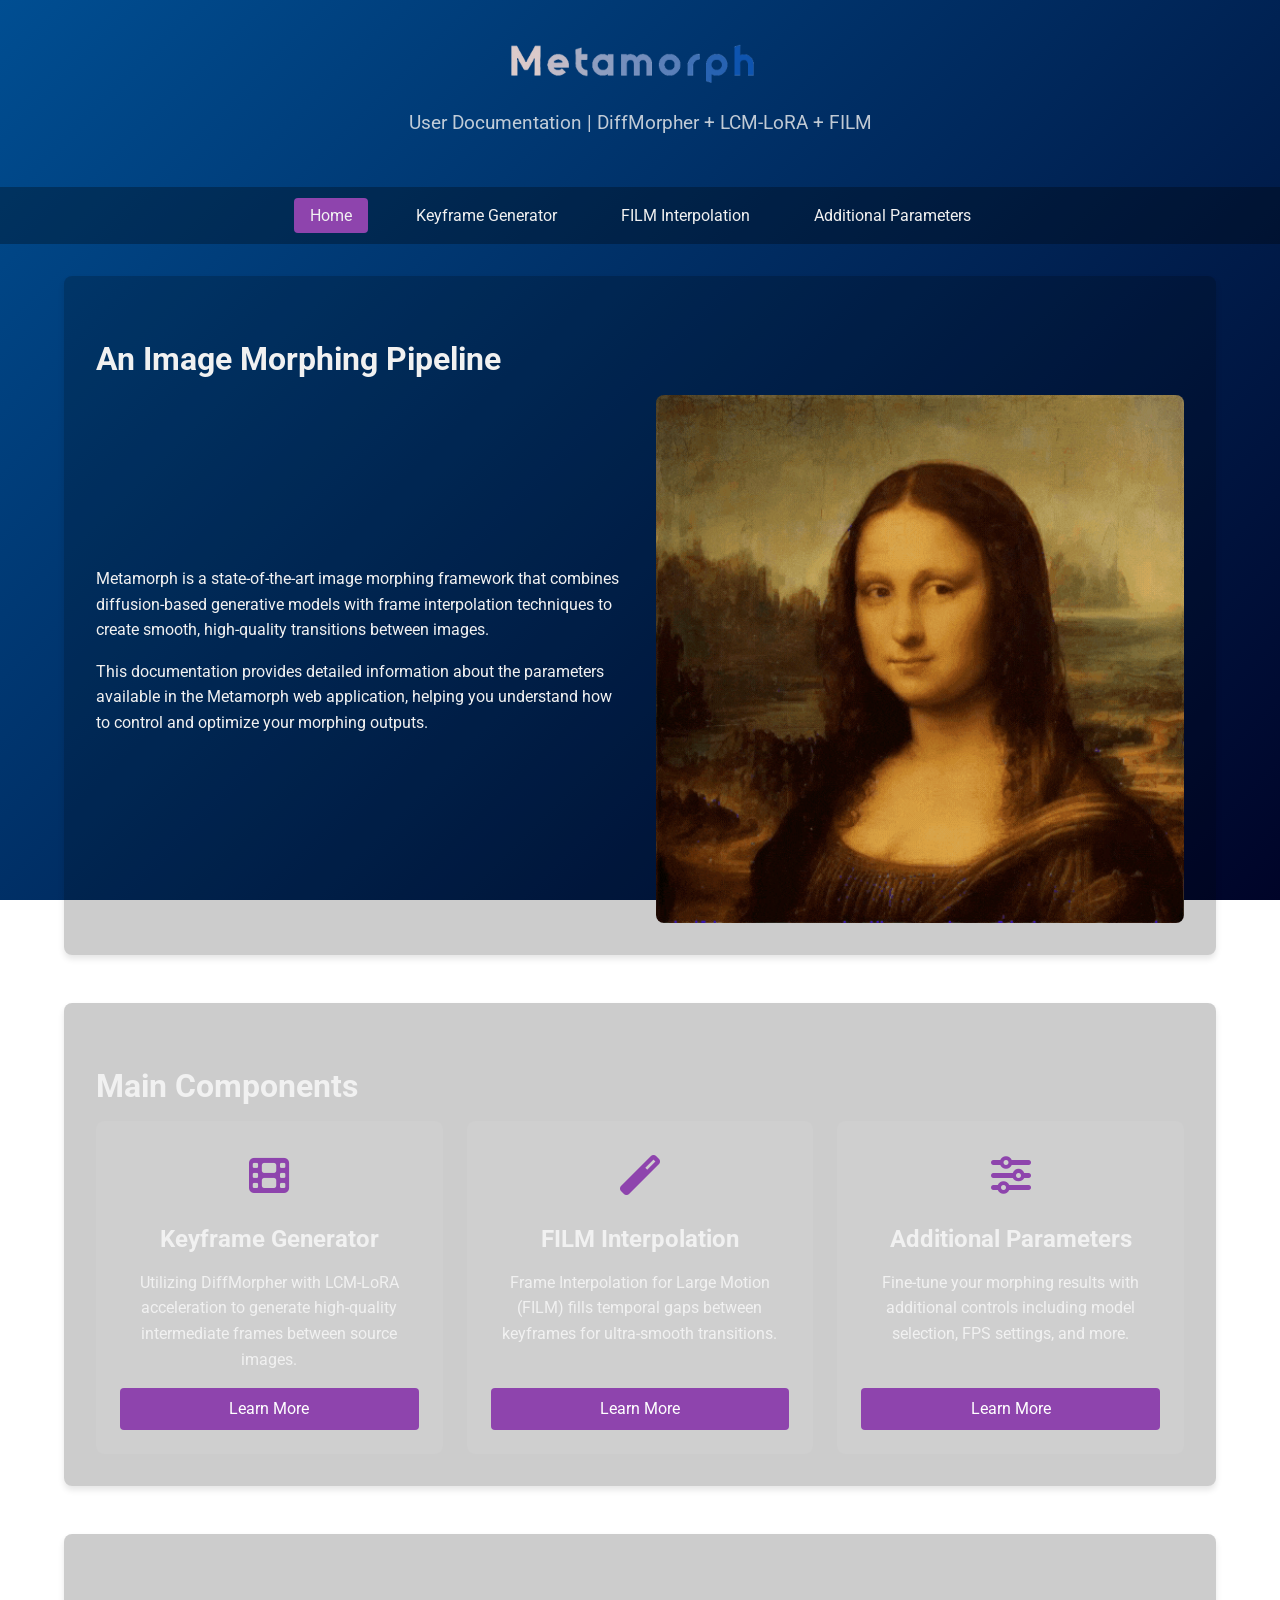
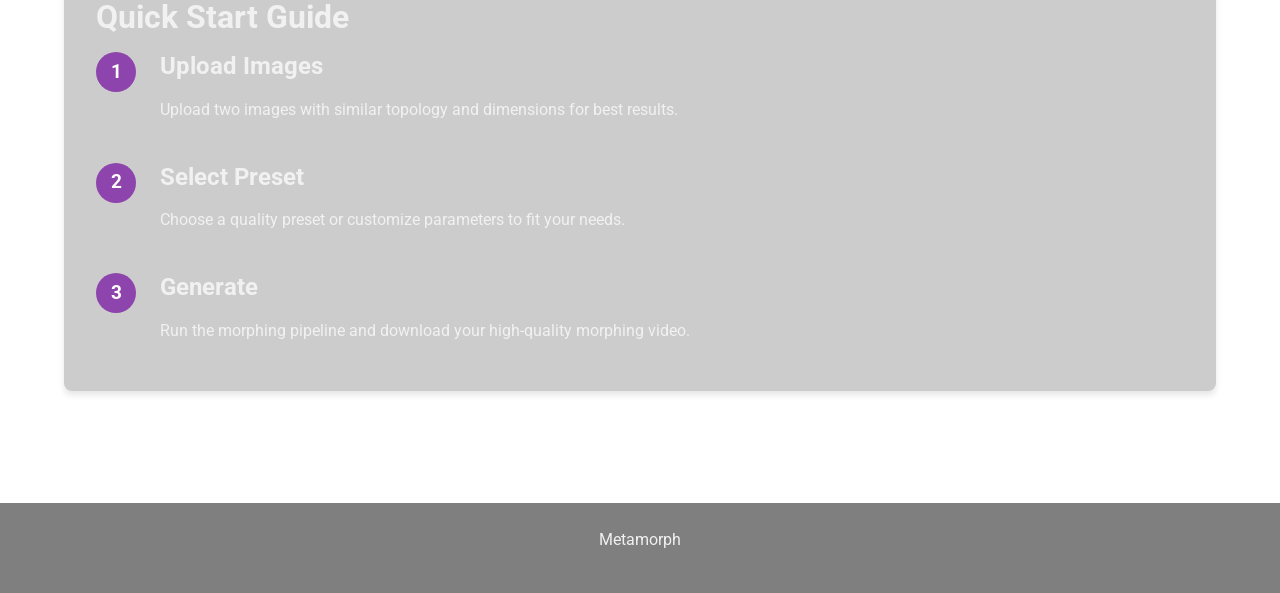
<file: index.html>
<!DOCTYPE html>
<html lang="en">
<head>
    <meta charset="UTF-8">
    <meta name="viewport" content="width=device-width, initial-scale=1.0">
    <title>Metamorph - Image Morphing Parameters</title>
    <link rel="stylesheet" href="styles.css">
    <!-- Add Font Awesome for icons -->
    <link rel="stylesheet" href="https://cdnjs.cloudflare.com/ajax/libs/font-awesome/6.4.0/css/all.min.css">
</head>
<body>
    <header>
        <div class="container">
            <div class="logo-container">
                <img src="metamorphLogo_nobg.png" alt="Metamorph Logo" class="logo">
            </div>
            <p class="subtitle">User Documentation | DiffMorpher + LCM-LoRA + FILM</p>
        </div>
    </header>

    <nav>
        <div class="container">
            <ul class="nav-links">
                <li><a href="index.html" class="active">Home</a></li>
                <li><a href="keyframe.html">Keyframe Generator</a></li>
                <li><a href="film.html">FILM Interpolation</a></li>
                <li><a href="misc.html">Additional Parameters</a></li>
            </ul>
        </div>
    </nav>

    <main>
        <div class="container">
            <section class="intro">
                <h2>An Image Morphing Pipeline</h2>
                <div class="intro-content">
                    <div class="text-content">
                        <p>Metamorph is a state-of-the-art image morphing framework that combines diffusion-based generative models with frame interpolation techniques to create smooth, high-quality transitions between images.</p>
                        <p>This documentation provides detailed information about the parameters available in the Metamorph web application, helping you understand how to control and optimize your morphing outputs.</p>
                    </div>
                    <div class="image-preview">
                        <img src="preview.gif" alt="Morphing Preview" />
                    </div>
                </div>
            </section>

            <section class="main-components">
                <h2>Main Components</h2>
                <div class="card-container">
                    <div class="card">
                        <div class="card-icon"><i class="fas fa-film"></i></div>
                        <h3>Keyframe Generator</h3>
                        <p>Utilizing DiffMorpher with LCM-LoRA acceleration to generate high-quality intermediate frames between source images.</p>
                        <a href="keyframe.html" class="btn">Learn More</a>
                    </div>
                    <div class="card">
                        <div class="card-icon"><i class="fas fa-magic"></i></div>
                        <h3>FILM Interpolation</h3>
                        <p>Frame Interpolation for Large Motion (FILM) fills temporal gaps between keyframes for ultra-smooth transitions.</p>
                        <a href="film.html" class="btn">Learn More</a>
                    </div>
                    <div class="card">
                        <div class="card-icon"><i class="fas fa-sliders-h"></i></div>
                        <h3>Additional Parameters</h3>
                        <p>Fine-tune your morphing results with additional controls including model selection, FPS settings, and more.</p>
                        <a href="misc.html" class="btn">Learn More</a>
                    </div>
                </div>
            </section>

            <section class="quick-start">
                <h2>Quick Start Guide</h2>
                <div class="steps">
                    <div class="step">
                        <div class="step-number">1</div>
                        <div class="step-content">
                            <h3>Upload Images</h3>
                            <p>Upload two images with similar topology and dimensions for best results.</p>
                        </div>
                    </div>
                    <div class="step">
                        <div class="step-number">2</div>
                        <div class="step-content">
                            <h3>Select Preset</h3>
                            <p>Choose a quality preset or customize parameters to fit your needs.</p>
                        </div>
                    </div>
                    <div class="step">
                        <div class="step-number">3</div>
                        <div class="step-content">
                            <h3>Generate</h3>
                            <p>Run the morphing pipeline and download your high-quality morphing video.</p>
                        </div>
                    </div>
                </div>
            </section>
        </div>
    </main>

    <footer>
        <div class="container">
            <p>Metamorph</p>
        </div>
    </footer>
</body>
</html>
</file>
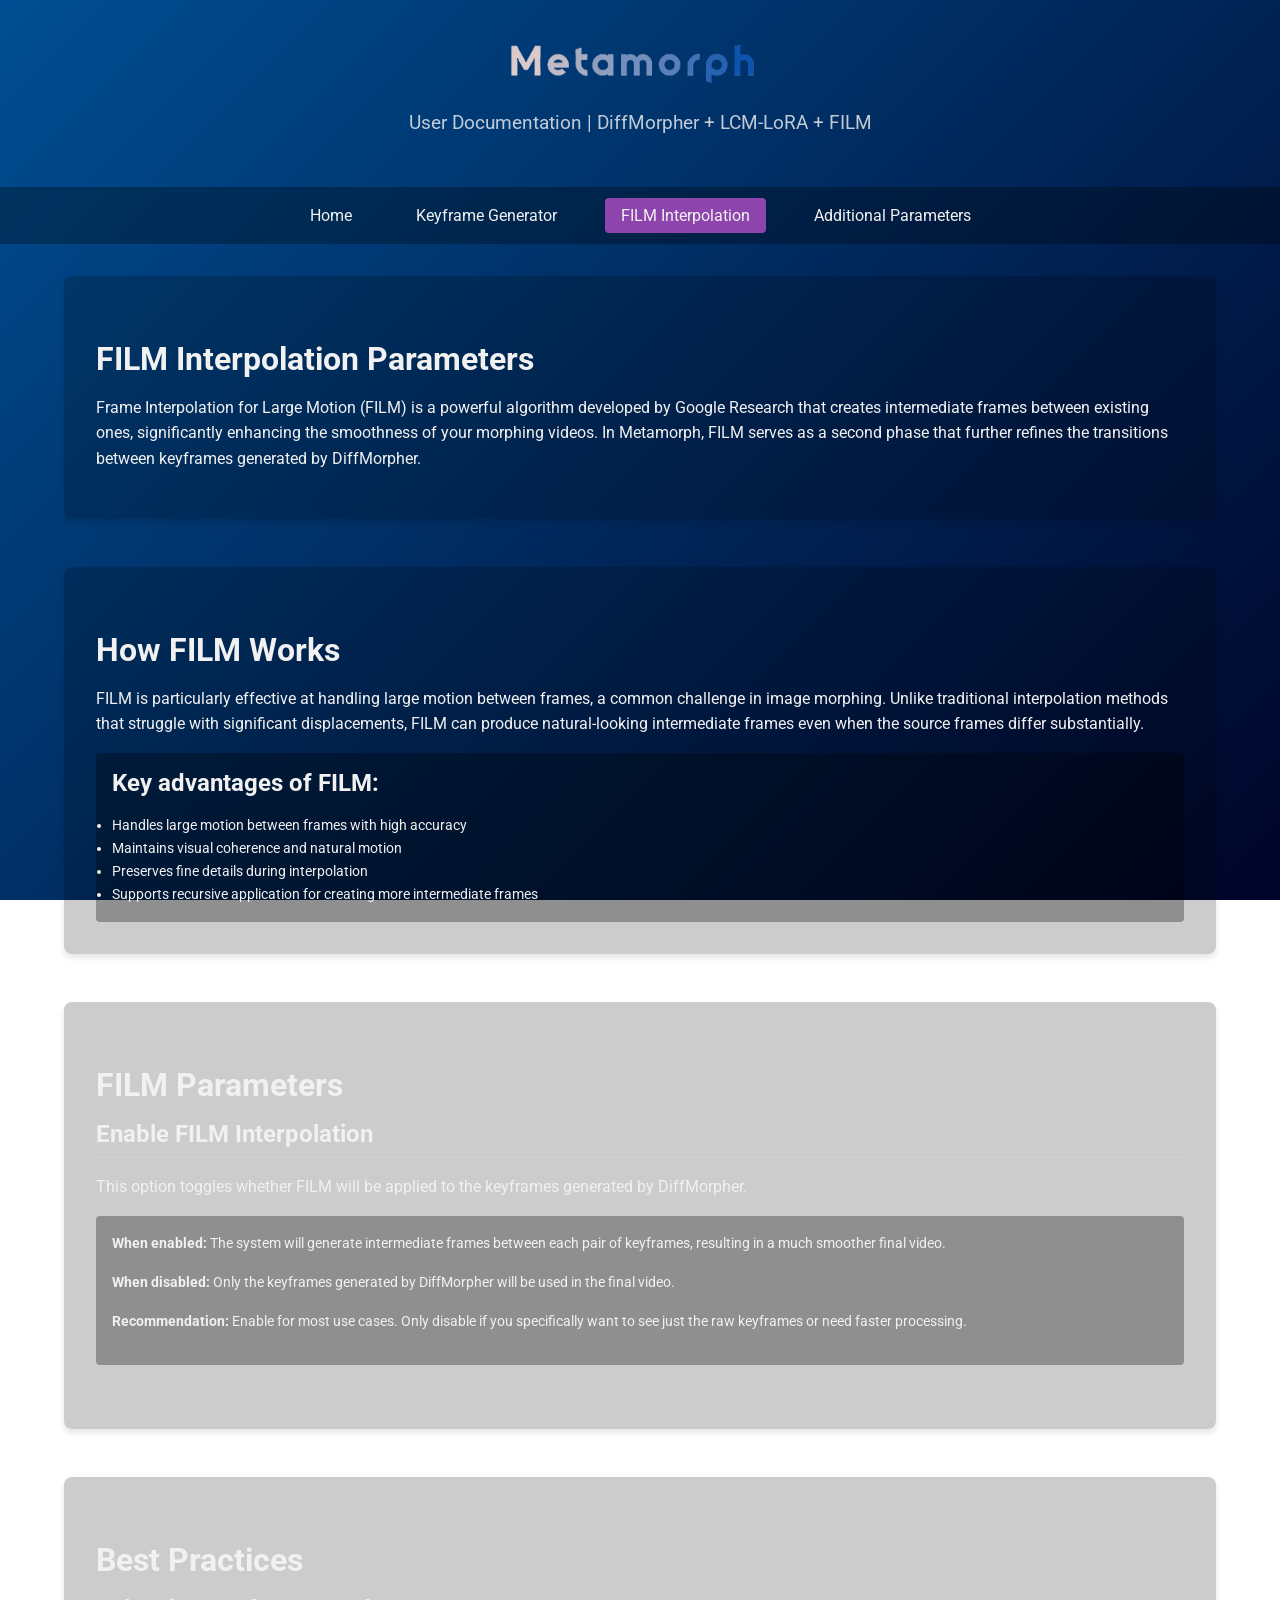
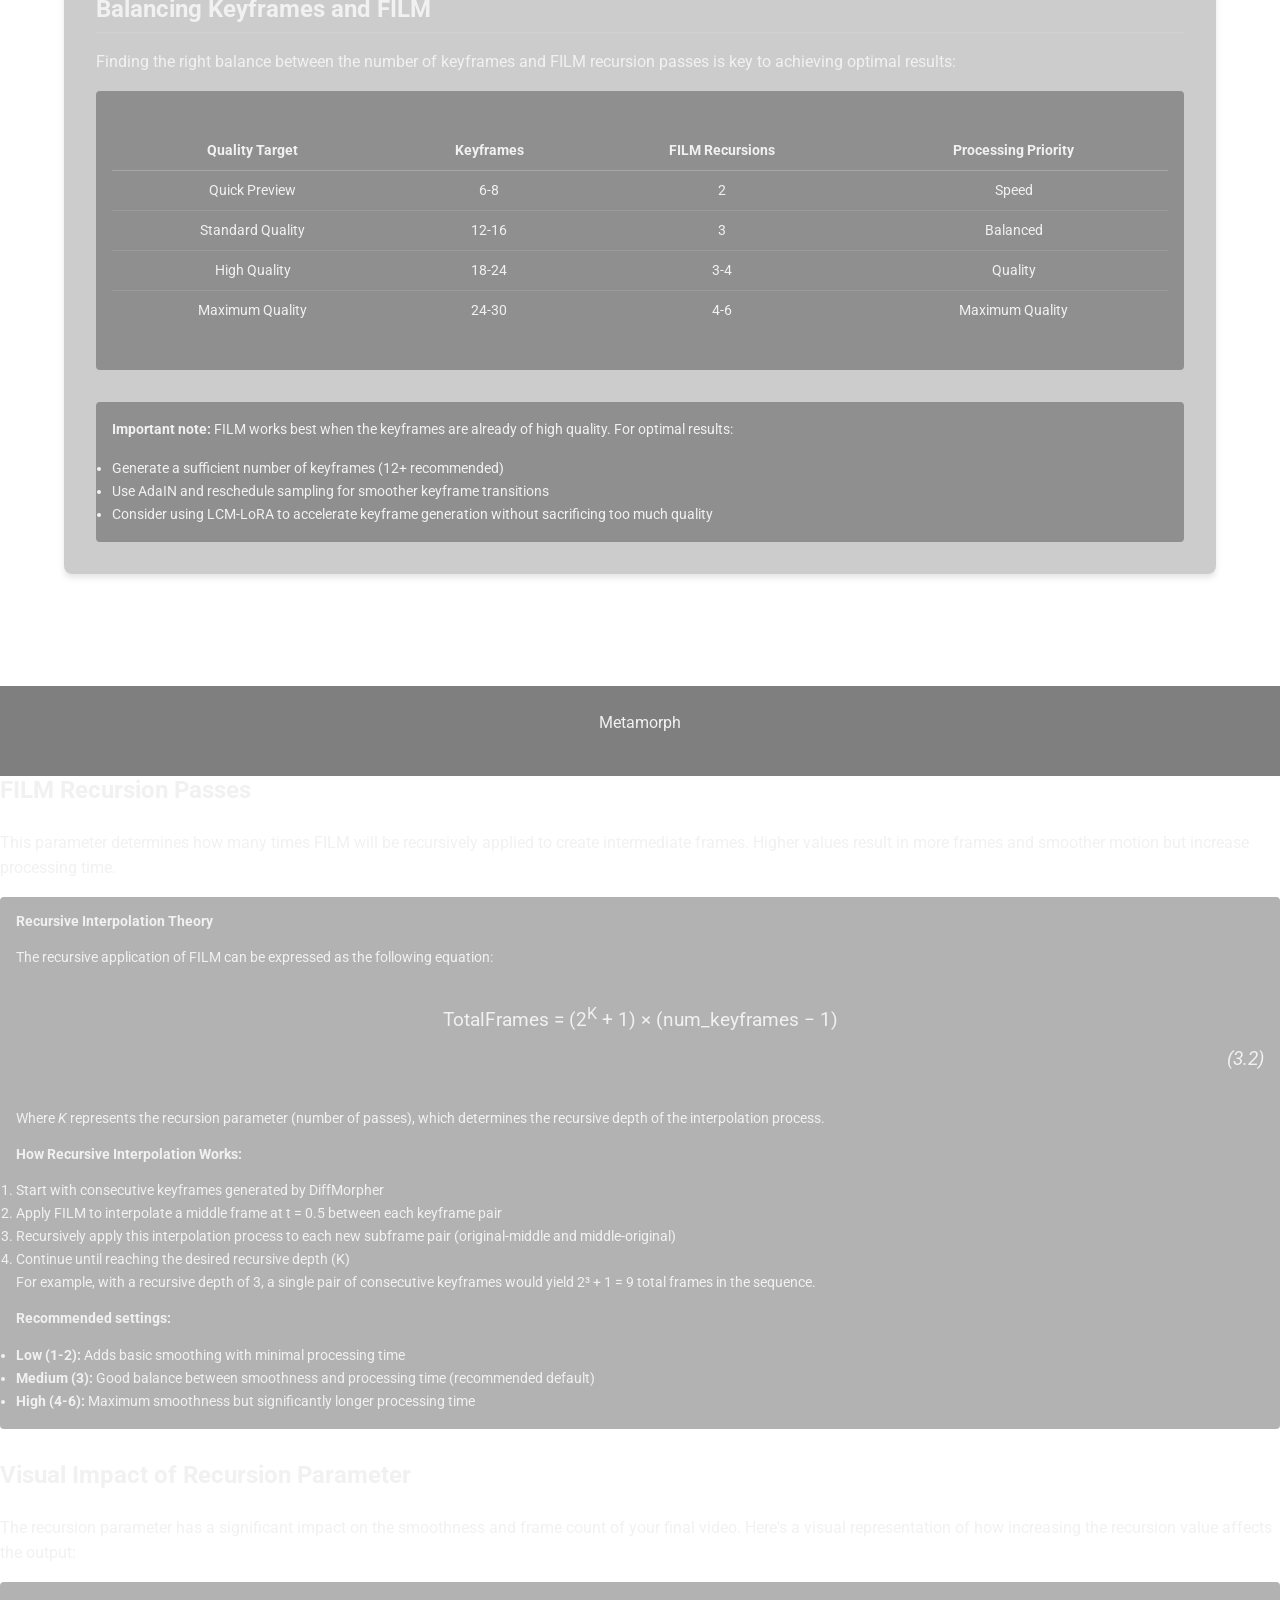
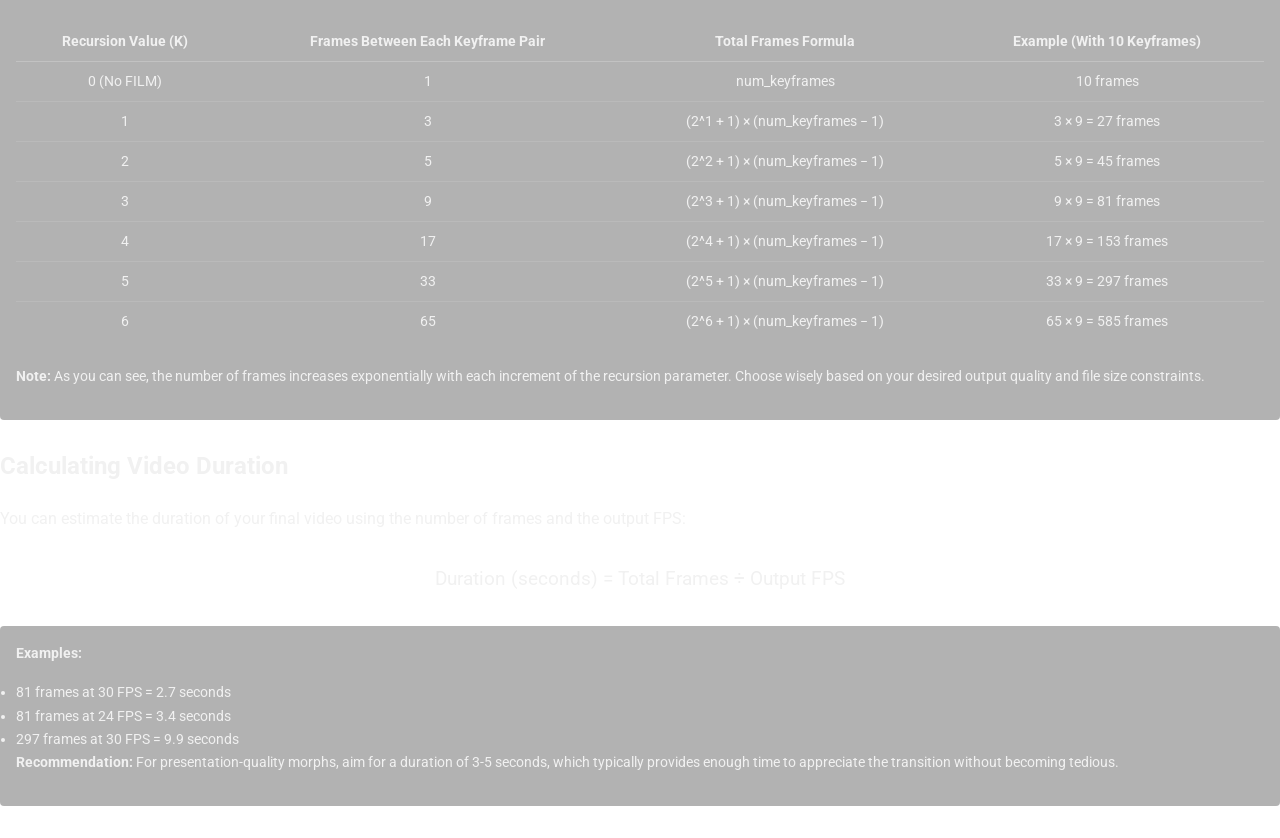
<file: film.html>
<!DOCTYPE html>
<html lang="en">
<head>
    <meta charset="UTF-8">
    <meta name="viewport" content="width=device-width, initial-scale=1.0">
    <title>Metamorph - FILM Interpolation Parameters</title>
    <link rel="stylesheet" href="styles.css">
    <!-- Add Font Awesome for icons -->
    <link rel="stylesheet" href="https://cdnjs.cloudflare.com/ajax/libs/font-awesome/6.4.0/css/all.min.css">
</head>
<body>
    <header>
        <div class="container">
            <div class="logo-container">
                <img src="metamorphLogo_nobg.png" alt="Metamorph Logo" class="logo">
            </div>
            <p class="subtitle">User Documentation | DiffMorpher + LCM-LoRA + FILM</p>
        </div>
    </header>

    <nav>
        <div class="container">
            <ul class="nav-links">
                <li><a href="index.html">Home</a></li>
                <li><a href="keyframe.html">Keyframe Generator</a></li>
                <li><a href="film.html" class="active">FILM Interpolation</a></li>
                <li><a href="misc.html">Additional Parameters</a></li>
            </ul>
        </div>
    </nav>

    <main>
        <div class="container">
            <section class="intro">
                <h2>FILM Interpolation Parameters</h2>
                <p>Frame Interpolation for Large Motion (FILM) is a powerful algorithm developed by Google Research that creates intermediate frames between existing ones, significantly enhancing the smoothness of your morphing videos. In Metamorph, FILM serves as a second phase that further refines the transitions between keyframes generated by DiffMorpher.</p>
            </section>

            <section class="film-overview">
                <h2>How FILM Works</h2>
                <p>FILM is particularly effective at handling large motion between frames, a common challenge in image morphing. Unlike traditional interpolation methods that struggle with significant displacements, FILM can produce natural-looking intermediate frames even when the source frames differ substantially.</p>
                
                <div class="tech-details">
                    <h3>Key advantages of FILM:</h3>
                    <ul>
                        <li>Handles large motion between frames with high accuracy</li>
                        <li>Maintains visual coherence and natural motion</li>
                        <li>Preserves fine details during interpolation</li>
                        <li>Supports recursive application for creating more intermediate frames</li>
                    </ul>
                </div>
            </section>

            <section class="film-parameters">
                <h2>FILM Parameters</h2>
                
                <div class="param-section">
                    <h3>Enable FILM Interpolation</h3>
                    <p>This option toggles whether FILM will be applied to the keyframes generated by DiffMorpher.</p>
                    
                    <div class="tech-details">
                        <p><strong>When enabled:</strong> The system will generate intermediate frames between each pair of keyframes, resulting in a much smoother final video.</p>
                        <p><strong>When disabled:</strong> Only the keyframes generated by DiffMorpher will be used in the final video.</p>
                        <p><strong>Recommendation:</strong> Enable for most use cases. Only disable if you specifically want to see just the raw keyframes or need faster processing.</p>
                    </div>
                </div>
                
            </section>

            </section>
            
            <section class="best-practices">
                <h2>Best Practices</h2>
                <div class="param-section">
                    <h3>Balancing Keyframes and FILM</h3>
                    <p>Finding the right balance between the number of keyframes and FILM recursion passes is key to achieving optimal results:</p>
                    
                    <div class="tech-details">
                        <table style="width:100%; text-align:center; border-collapse:collapse; margin:1.5rem 0;">
                            <thead>
                                <tr>
                                    <th style="padding:0.5rem; border-bottom:1px solid rgba(255,255,255,0.2);">Quality Target</th>
                                    <th style="padding:0.5rem; border-bottom:1px solid rgba(255,255,255,0.2);">Keyframes</th>
                                    <th style="padding:0.5rem; border-bottom:1px solid rgba(255,255,255,0.2);">FILM Recursions</th>
                                    <th style="padding:0.5rem; border-bottom:1px solid rgba(255,255,255,0.2);">Processing Priority</th>
                                </tr>
                            </thead>
                            <tbody>
                                <tr>
                                    <td style="padding:0.5rem; border-bottom:1px solid rgba(255,255,255,0.1);">Quick Preview</td>
                                    <td style="padding:0.5rem; border-bottom:1px solid rgba(255,255,255,0.1);">6-8</td>
                                    <td style="padding:0.5rem; border-bottom:1px solid rgba(255,255,255,0.1);">2</td>
                                    <td style="padding:0.5rem; border-bottom:1px solid rgba(255,255,255,0.1);">Speed</td>
                                </tr>
                                <tr>
                                    <td style="padding:0.5rem; border-bottom:1px solid rgba(255,255,255,0.1);">Standard Quality</td>
                                    <td style="padding:0.5rem; border-bottom:1px solid rgba(255,255,255,0.1);">12-16</td>
                                    <td style="padding:0.5rem; border-bottom:1px solid rgba(255,255,255,0.1);">3</td>
                                    <td style="padding:0.5rem; border-bottom:1px solid rgba(255,255,255,0.1);">Balanced</td>
                                </tr>
                                <tr>
                                    <td style="padding:0.5rem; border-bottom:1px solid rgba(255,255,255,0.1);">High Quality</td>
                                    <td style="padding:0.5rem; border-bottom:1px solid rgba(255,255,255,0.1);">18-24</td>
                                    <td style="padding:0.5rem; border-bottom:1px solid rgba(255,255,255,0.1);">3-4</td>
                                    <td style="padding:0.5rem; border-bottom:1px solid rgba(255,255,255,0.1);">Quality</td>
                                </tr>
                                <tr>
                                    <td style="padding:0.5rem;">Maximum Quality</td>
                                    <td style="padding:0.5rem;">24-30</td>
                                    <td style="padding:0.5rem;">4-6</td>
                                    <td style="padding:0.5rem;">Maximum Quality</td>
                                </tr>
                            </tbody>
                        </table>
                    </div>
                </div>
                <div class="tech-details">
                    <p><strong>Important note:</strong> FILM works best when the keyframes are already of high quality. For optimal results:</p>
                    <ul>
                        <li>Generate a sufficient number of keyframes (12+ recommended)</li>
                        <li>Use AdaIN and reschedule sampling for smoother keyframe transitions</li>
                        <li>Consider using LCM-LoRA to accelerate keyframe generation without sacrificing too much quality</li>
                    </ul>
                </div>
            </section>
        </div>
    </main>

    <footer>
        <div class="container">
            <p>Metamorph</p>
        </div>
    </footer>
</body>
</html>
                
                <div class="param-section">
                    <h3>FILM Recursion Passes</h3>
                    <p>This parameter determines how many times FILM will be recursively applied to create intermediate frames. Higher values result in more frames and smoother motion but increase processing time.</p>
                    
                    <div class="tech-details">
                        <h4>Recursive Interpolation Theory</h4>
                        <p>The recursive application of FILM can be expressed as the following equation:</p>
                        
                        <div class="equation">
                            TotalFrames = (2<sup>K</sup> + 1) × (num_keyframes − 1)
                            <span class="equation-num">(3.2)</span>
                        </div>
                        
                        <p>Where <em>K</em> represents the recursion parameter (number of passes), which determines the recursive depth of the interpolation process.</p>
                        
                        <h4>How Recursive Interpolation Works:</h4>
                        <ol>
                            <li>Start with consecutive keyframes generated by DiffMorpher</li>
                            <li>Apply FILM to interpolate a middle frame at t = 0.5 between each keyframe pair</li>
                            <li>Recursively apply this interpolation process to each new subframe pair (original-middle and middle-original)</li>
                            <li>Continue until reaching the desired recursive depth (K)</li>
                        </ol>
                        
                        <p>For example, with a recursive depth of 3, a single pair of consecutive keyframes would yield 2³ + 1 = 9 total frames in the sequence.</p>
                        
                        <h4>Recommended settings:</h4>
                        <ul>
                            <li><strong>Low (1-2):</strong> Adds basic smoothing with minimal processing time</li>
                            <li><strong>Medium (3):</strong> Good balance between smoothness and processing time (recommended default)</li>
                            <li><strong>High (4-6):</strong> Maximum smoothness but significantly longer processing time</li>
                        </ul>
                    </div>
                </div>
                
                <div class="param-section">
                    <h3>Visual Impact of Recursion Parameter</h3>
                    <p>The recursion parameter has a significant impact on the smoothness and frame count of your final video. Here's a visual representation of how increasing the recursion value affects the output:</p>
                    
                    <div class="tech-details">
                        <table style="width:100%; text-align:center; border-collapse:collapse; margin:1.5rem 0;">
                            <thead>
                                <tr>
                                    <th style="padding:0.5rem; border-bottom:1px solid rgba(255,255,255,0.2);">Recursion Value (K)</th>
                                    <th style="padding:0.5rem; border-bottom:1px solid rgba(255,255,255,0.2);">Frames Between Each Keyframe Pair</th>
                                    <th style="padding:0.5rem; border-bottom:1px solid rgba(255,255,255,0.2);">Total Frames Formula</th>
                                    <th style="padding:0.5rem; border-bottom:1px solid rgba(255,255,255,0.2);">Example (With 10 Keyframes)</th>
                                </tr>
                            </thead>
                            <tbody>
                                <tr>
                                    <td style="padding:0.5rem; border-bottom:1px solid rgba(255,255,255,0.1);">0 (No FILM)</td>
                                    <td style="padding:0.5rem; border-bottom:1px solid rgba(255,255,255,0.1);">1</td>
                                    <td style="padding:0.5rem; border-bottom:1px solid rgba(255,255,255,0.1);">num_keyframes</td>
                                    <td style="padding:0.5rem; border-bottom:1px solid rgba(255,255,255,0.1);">10 frames</td>
                                </tr>
                                <tr>
                                    <td style="padding:0.5rem; border-bottom:1px solid rgba(255,255,255,0.1);">1</td>
                                    <td style="padding:0.5rem; border-bottom:1px solid rgba(255,255,255,0.1);">3</td>
                                    <td style="padding:0.5rem; border-bottom:1px solid rgba(255,255,255,0.1);">(2^1 + 1) × (num_keyframes − 1)</td>
                                    <td style="padding:0.5rem; border-bottom:1px solid rgba(255,255,255,0.1);">3 × 9 = 27 frames</td>
                                </tr>
                                <tr>
                                    <td style="padding:0.5rem; border-bottom:1px solid rgba(255,255,255,0.1);">2</td>
                                    <td style="padding:0.5rem; border-bottom:1px solid rgba(255,255,255,0.1);">5</td>
                                    <td style="padding:0.5rem; border-bottom:1px solid rgba(255,255,255,0.1);">(2^2 + 1) × (num_keyframes − 1)</td>
                                    <td style="padding:0.5rem; border-bottom:1px solid rgba(255,255,255,0.1);">5 × 9 = 45 frames</td>
                                </tr>
                                <tr>
                                    <td style="padding:0.5rem; border-bottom:1px solid rgba(255,255,255,0.1);">3</td>
                                    <td style="padding:0.5rem; border-bottom:1px solid rgba(255,255,255,0.1);">9</td>
                                    <td style="padding:0.5rem; border-bottom:1px solid rgba(255,255,255,0.1);">(2^3 + 1) × (num_keyframes − 1)</td>
                                    <td style="padding:0.5rem; border-bottom:1px solid rgba(255,255,255,0.1);">9 × 9 = 81 frames</td>
                                </tr>
                                <tr>
                                    <td style="padding:0.5rem; border-bottom:1px solid rgba(255,255,255,0.1);">4</td>
                                    <td style="padding:0.5rem; border-bottom:1px solid rgba(255,255,255,0.1);">17</td>
                                    <td style="padding:0.5rem; border-bottom:1px solid rgba(255,255,255,0.1);">(2^4 + 1) × (num_keyframes − 1)</td>
                                    <td style="padding:0.5rem; border-bottom:1px solid rgba(255,255,255,0.1);">17 × 9 = 153 frames</td>
                                </tr>
                                <tr>
                                    <td style="padding:0.5rem; border-bottom:1px solid rgba(255,255,255,0.1);">5</td>
                                    <td style="padding:0.5rem; border-bottom:1px solid rgba(255,255,255,0.1);">33</td>
                                    <td style="padding:0.5rem; border-bottom:1px solid rgba(255,255,255,0.1);">(2^5 + 1) × (num_keyframes − 1)</td>
                                    <td style="padding:0.5rem; border-bottom:1px solid rgba(255,255,255,0.1);">33 × 9 = 297 frames</td>
                                </tr>
                                <tr>
                                    <td style="padding:0.5rem;">6</td>
                                    <td style="padding:0.5rem;">65</td>
                                    <td style="padding:0.5rem;">(2^6 + 1) × (num_keyframes − 1)</td>
                                    <td style="padding:0.5rem;">65 × 9 = 585 frames</td>
                                </tr>
                            </tbody>
                        </table>
                        
                        <p><strong>Note:</strong> As you can see, the number of frames increases exponentially with each increment of the recursion parameter. Choose wisely based on your desired output quality and file size constraints.</p>
                    </div>
                </div>
                
                <div class="param-section">
                    <h3>Calculating Video Duration</h3>
                    <p>You can estimate the duration of your final video using the number of frames and the output FPS:</p>
                    
                    <div class="equation">
                        Duration (seconds) = Total Frames ÷ Output FPS
                    </div>
                    
                    <div class="tech-details">
                        <p><strong>Examples:</strong></p>
                        <ul>
                            <li>81 frames at 30 FPS = 2.7 seconds</li>
                            <li>81 frames at 24 FPS = 3.4 seconds</li>
                            <li>297 frames at 30 FPS = 9.9 seconds</li>
                        </ul>
                        <p><strong>Recommendation:</strong> For presentation-quality morphs, aim for a duration of 3-5 seconds, which typically provides enough time to appreciate the transition without becoming tedious.</p>
                    </div>
                </div>
</file>
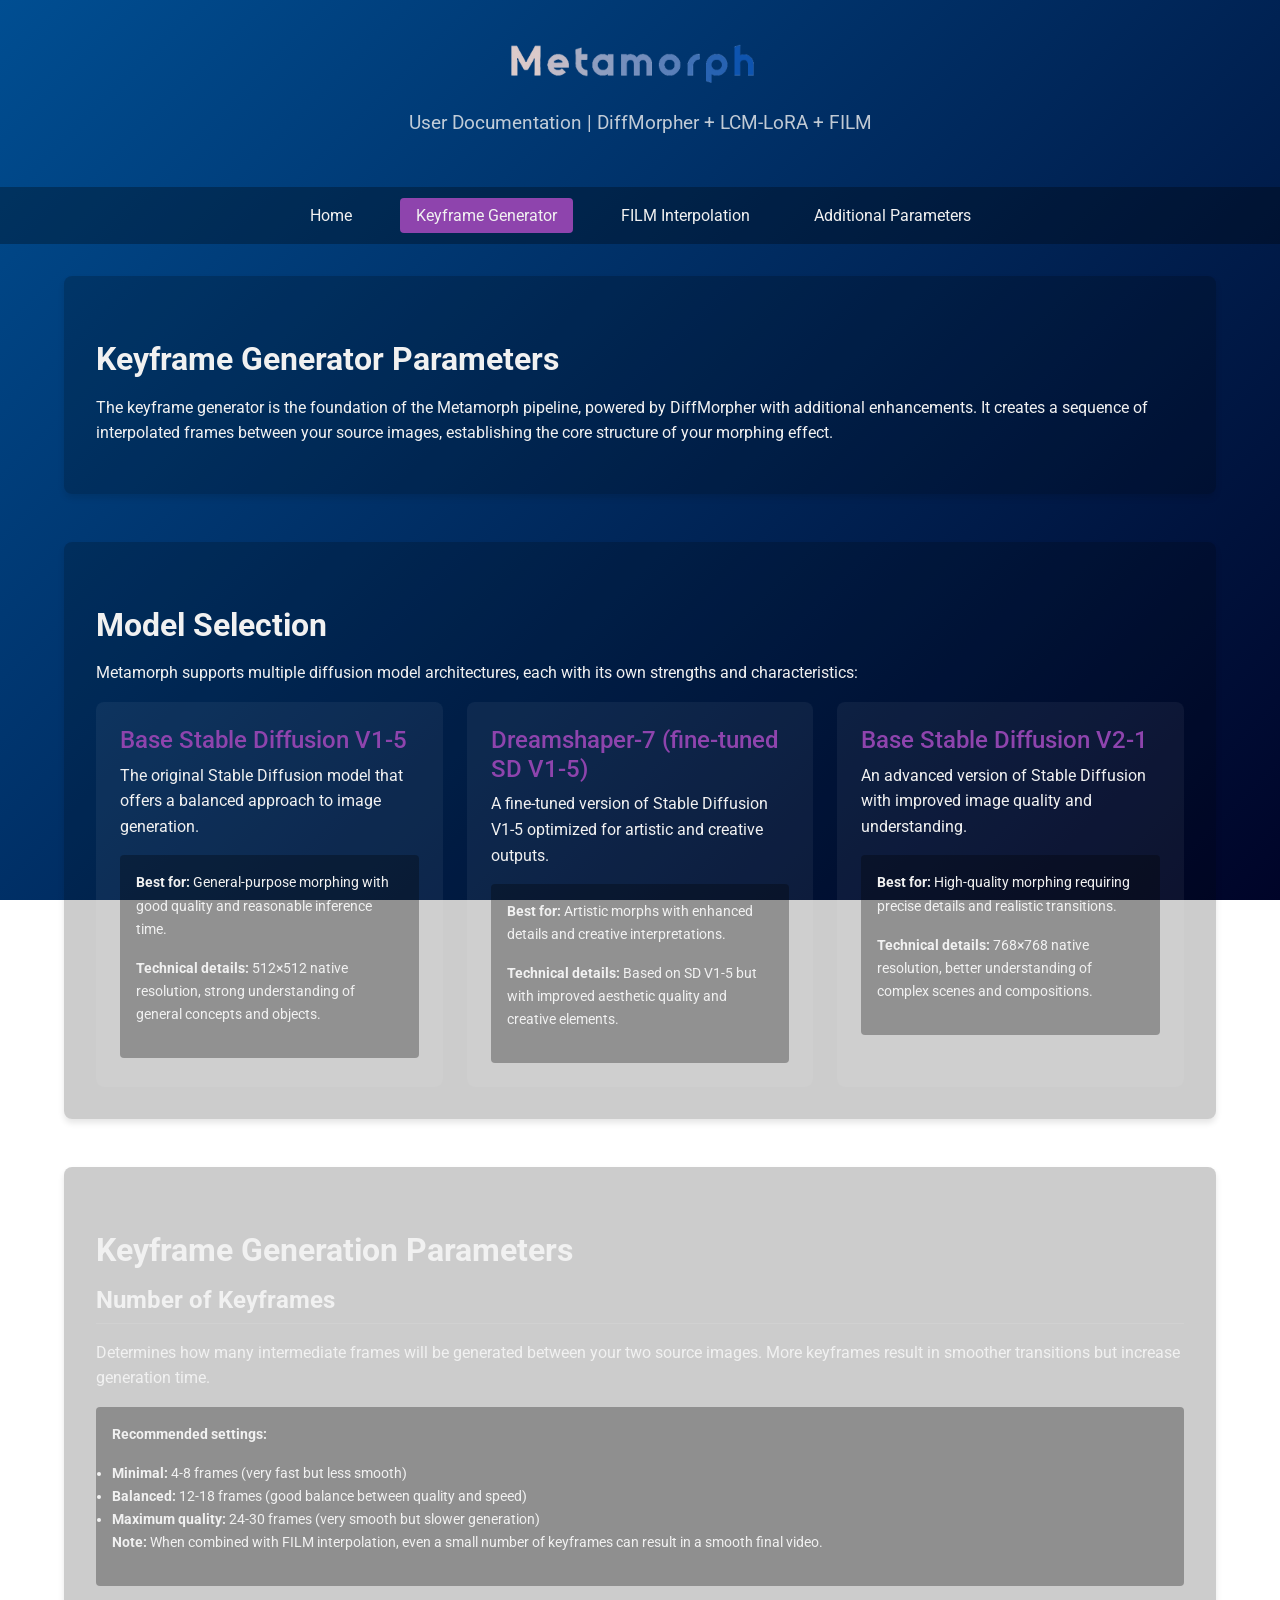
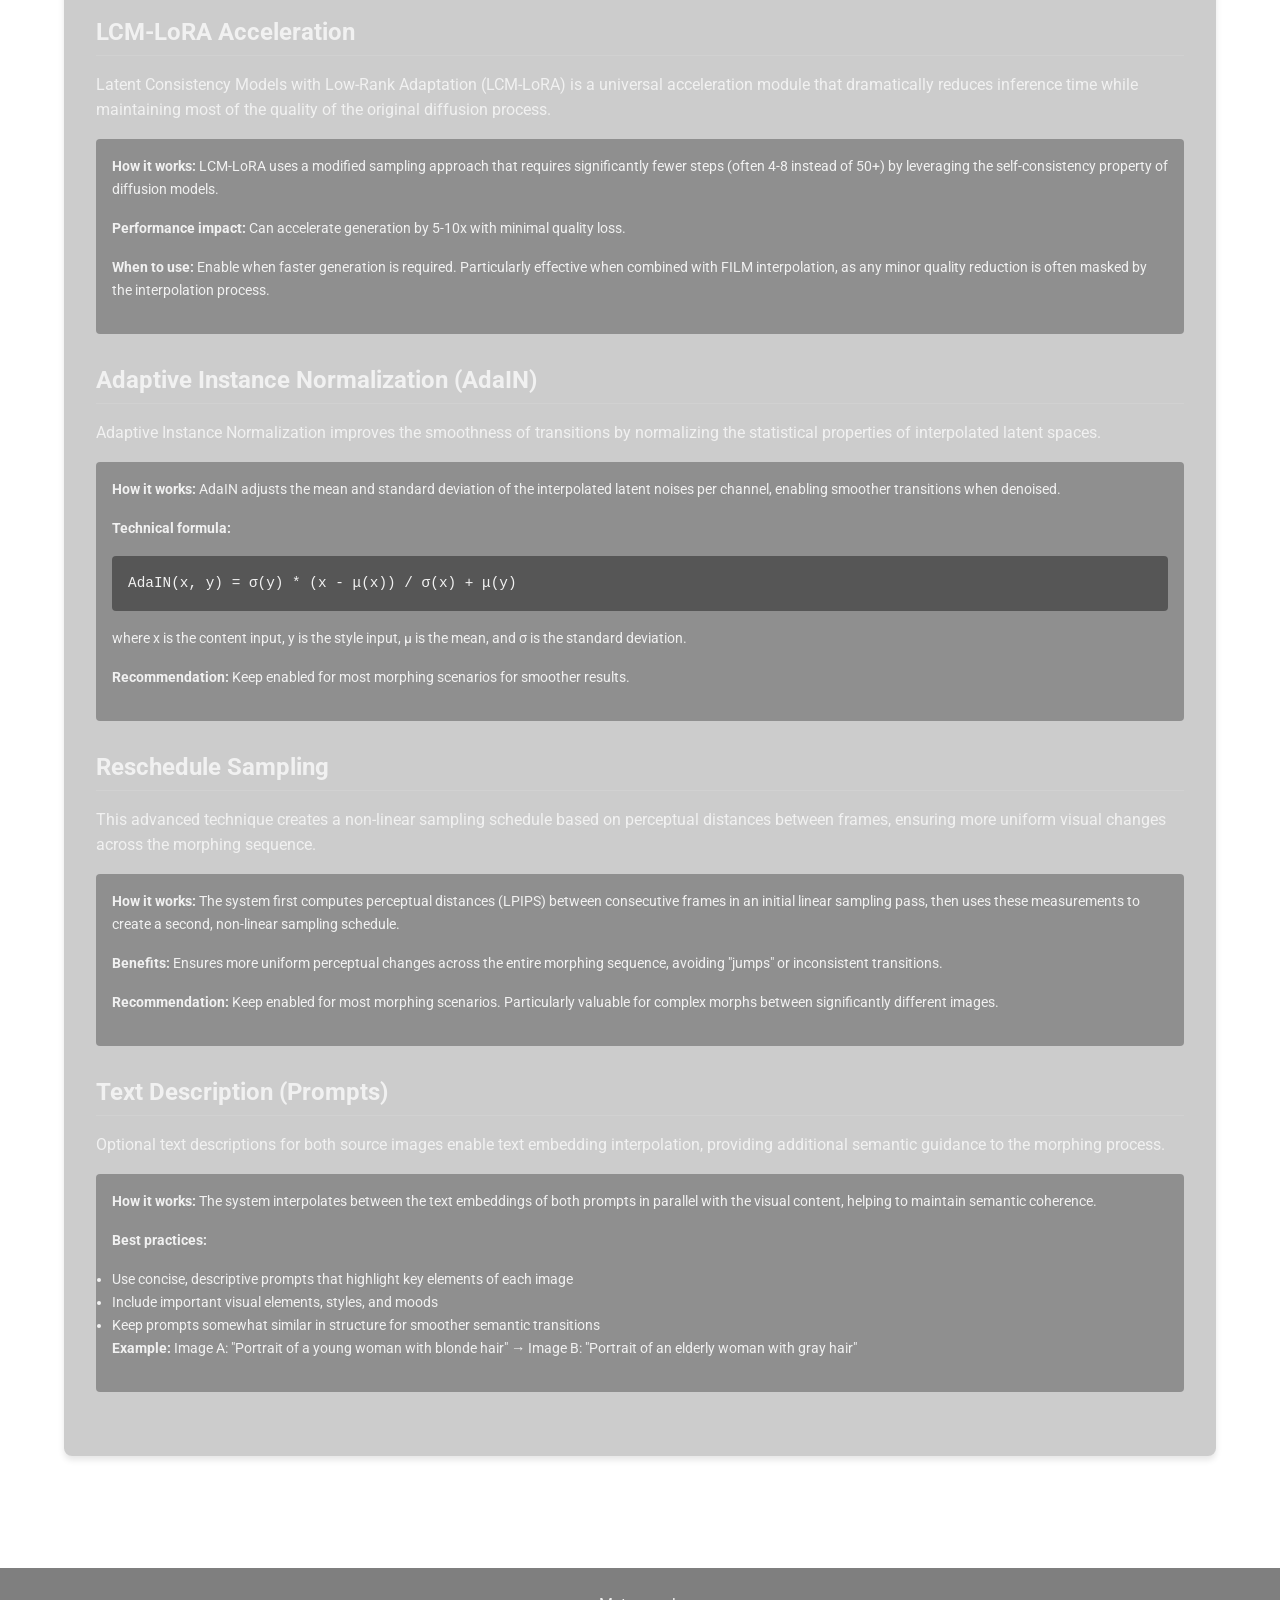
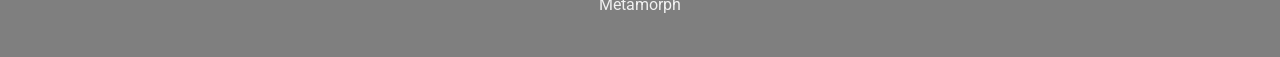
<file: keyframe.html>
<!DOCTYPE html>
<html lang="en">
<head>
    <meta charset="UTF-8">
    <meta name="viewport" content="width=device-width, initial-scale=1.0">
    <title>Metamorph - Keyframe Generator Parameters</title>
    <link rel="stylesheet" href="styles.css">
    <!-- Add Font Awesome for icons -->
    <link rel="stylesheet" href="https://cdnjs.cloudflare.com/ajax/libs/font-awesome/6.4.0/css/all.min.css">
</head>
<body>
    <header>
        <div class="container">
            <div class="logo-container">
                <img src="metamorphLogo_nobg.png" alt="Metamorph Logo" class="logo">
            </div>
            <p class="subtitle">User Documentation | DiffMorpher + LCM-LoRA + FILM</p>
        </div>
    </header>

    <nav>
        <div class="container">
            <ul class="nav-links">
                <li><a href="index.html">Home</a></li>
                <li><a href="keyframe.html" class="active">Keyframe Generator</a></li>
                <li><a href="film.html">FILM Interpolation</a></li>
                <li><a href="misc.html">Additional Parameters</a></li>
            </ul>
        </div>
    </nav>

    <main>
        <div class="container">
            <section class="intro">
                <h2>Keyframe Generator Parameters</h2>
                <p>The keyframe generator is the foundation of the Metamorph pipeline, powered by DiffMorpher with additional enhancements. It creates a sequence of interpolated frames between your source images, establishing the core structure of your morphing effect.</p>
            </section>

            <section class="model-selection">
                <h2>Model Selection</h2>
                <p>Metamorph supports multiple diffusion model architectures, each with its own strengths and characteristics:</p>
                
                <div class="param-grid">
                    <div class="param-card">
                        <h3 class="param-name">Base Stable Diffusion V1-5</h3>
                        <p class="param-description">The original Stable Diffusion model that offers a balanced approach to image generation.</p>
                        <div class="tech-details">
                            <p><strong>Best for:</strong> General-purpose morphing with good quality and reasonable inference time.</p>
                            <p><strong>Technical details:</strong> 512×512 native resolution, strong understanding of general concepts and objects.</p>
                        </div>
                    </div>
                    
                    <div class="param-card">
                        <h3 class="param-name">Dreamshaper-7 (fine-tuned SD V1-5)</h3>
                        <p class="param-description">A fine-tuned version of Stable Diffusion V1-5 optimized for artistic and creative outputs.</p>
                        <div class="tech-details">
                            <p><strong>Best for:</strong> Artistic morphs with enhanced details and creative interpretations.</p>
                            <p><strong>Technical details:</strong> Based on SD V1-5 but with improved aesthetic quality and creative elements.</p>
                        </div>
                    </div>
                    
                    <div class="param-card">
                        <h3 class="param-name">Base Stable Diffusion V2-1</h3>
                        <p class="param-description">An advanced version of Stable Diffusion with improved image quality and understanding.</p>
                        <div class="tech-details">
                            <p><strong>Best for:</strong> High-quality morphing requiring precise details and realistic transitions.</p>
                            <p><strong>Technical details:</strong> 768×768 native resolution, better understanding of complex scenes and compositions.</p>
                        </div>
                    </div>
                </div>
            </section>

            <section class="keyframe-params">
                <h2>Keyframe Generation Parameters</h2>
                
                <div class="param-section">
                    <h3>Number of Keyframes</h3>
                    <p>Determines how many intermediate frames will be generated between your two source images. More keyframes result in smoother transitions but increase generation time.</p>
                    
                    <div class="tech-details">
                        <p><strong>Recommended settings:</strong></p>
                        <ul>
                            <li><strong>Minimal:</strong> 4-8 frames (very fast but less smooth)</li>
                            <li><strong>Balanced:</strong> 12-18 frames (good balance between quality and speed)</li>
                            <li><strong>Maximum quality:</strong> 24-30 frames (very smooth but slower generation)</li>
                        </ul>
                        <p><strong>Note:</strong> When combined with FILM interpolation, even a small number of keyframes can result in a smooth final video.</p>
                    </div>
                </div>
                
                <div class="param-section">
                    <h3>LCM-LoRA Acceleration</h3>
                    <p>Latent Consistency Models with Low-Rank Adaptation (LCM-LoRA) is a universal acceleration module that dramatically reduces inference time while maintaining most of the quality of the original diffusion process.</p>
                    
                    <div class="tech-details">
                        <p><strong>How it works:</strong> LCM-LoRA uses a modified sampling approach that requires significantly fewer steps (often 4-8 instead of 50+) by leveraging the self-consistency property of diffusion models.</p>
                        <p><strong>Performance impact:</strong> Can accelerate generation by 5-10x with minimal quality loss.</p>
                        <p><strong>When to use:</strong> Enable when faster generation is required. Particularly effective when combined with FILM interpolation, as any minor quality reduction is often masked by the interpolation process.</p>
                    </div>
                </div>
                
                <div class="param-section">
                    <h3>Adaptive Instance Normalization (AdaIN)</h3>
                    <p>Adaptive Instance Normalization improves the smoothness of transitions by normalizing the statistical properties of interpolated latent spaces.</p>
                    
                    <div class="tech-details">
                        <p><strong>How it works:</strong> AdaIN adjusts the mean and standard deviation of the interpolated latent noises per channel, enabling smoother transitions when denoised.</p>
                        <p><strong>Technical formula:</strong></p>
                        <div class="code-sample">AdaIN(x, y) = σ(y) * (x - μ(x)) / σ(x) + μ(y)</div>
                        <p>where x is the content input, y is the style input, μ is the mean, and σ is the standard deviation.</p>
                        <p><strong>Recommendation:</strong> Keep enabled for most morphing scenarios for smoother results.</p>
                    </div>
                </div>
                
                <div class="param-section">
                    <h3>Reschedule Sampling</h3>
                    <p>This advanced technique creates a non-linear sampling schedule based on perceptual distances between frames, ensuring more uniform visual changes across the morphing sequence.</p>
                    
                    <div class="tech-details">
                        <p><strong>How it works:</strong> The system first computes perceptual distances (LPIPS) between consecutive frames in an initial linear sampling pass, then uses these measurements to create a second, non-linear sampling schedule.</p>
                        <p><strong>Benefits:</strong> Ensures more uniform perceptual changes across the entire morphing sequence, avoiding "jumps" or inconsistent transitions.</p>
                        <p><strong>Recommendation:</strong> Keep enabled for most morphing scenarios. Particularly valuable for complex morphs between significantly different images.</p>
                    </div>
                </div>
                
                <div class="param-section">
                    <h3>Text Description (Prompts)</h3>
                    <p>Optional text descriptions for both source images enable text embedding interpolation, providing additional semantic guidance to the morphing process.</p>
                    
                    <div class="tech-details">
                        <p><strong>How it works:</strong> The system interpolates between the text embeddings of both prompts in parallel with the visual content, helping to maintain semantic coherence.</p>
                        <p><strong>Best practices:</strong></p>
                        <ul>
                            <li>Use concise, descriptive prompts that highlight key elements of each image</li>
                            <li>Include important visual elements, styles, and moods</li>
                            <li>Keep prompts somewhat similar in structure for smoother semantic transitions</li>
                        </ul>
                        <p><strong>Example:</strong> Image A: "Portrait of a young woman with blonde hair" → Image B: "Portrait of an elderly woman with gray hair"</p>
                    </div>
                </div>
            </section>
        </div>
    </main>

    <footer>
        <div class="container">
            <p>Metamorph</p>
        </div>
    </footer>
</body>
</html>
</file>
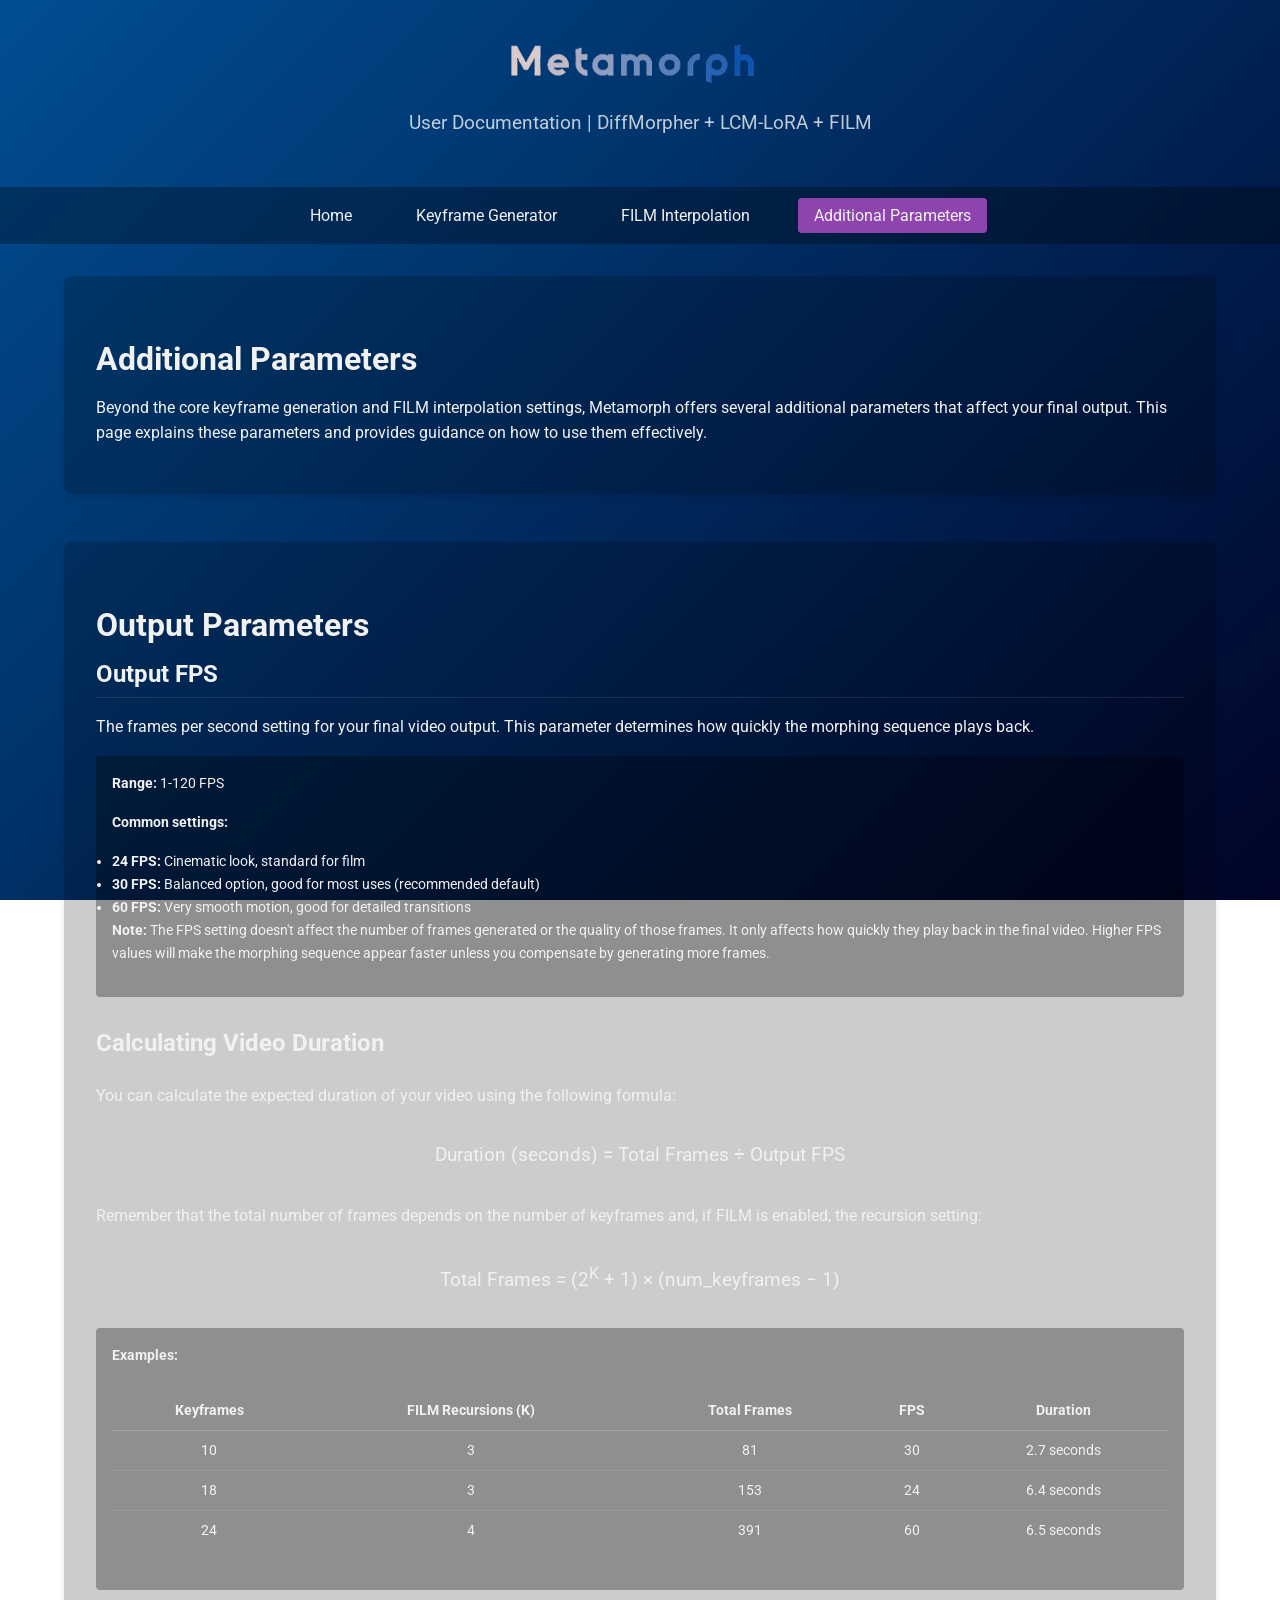
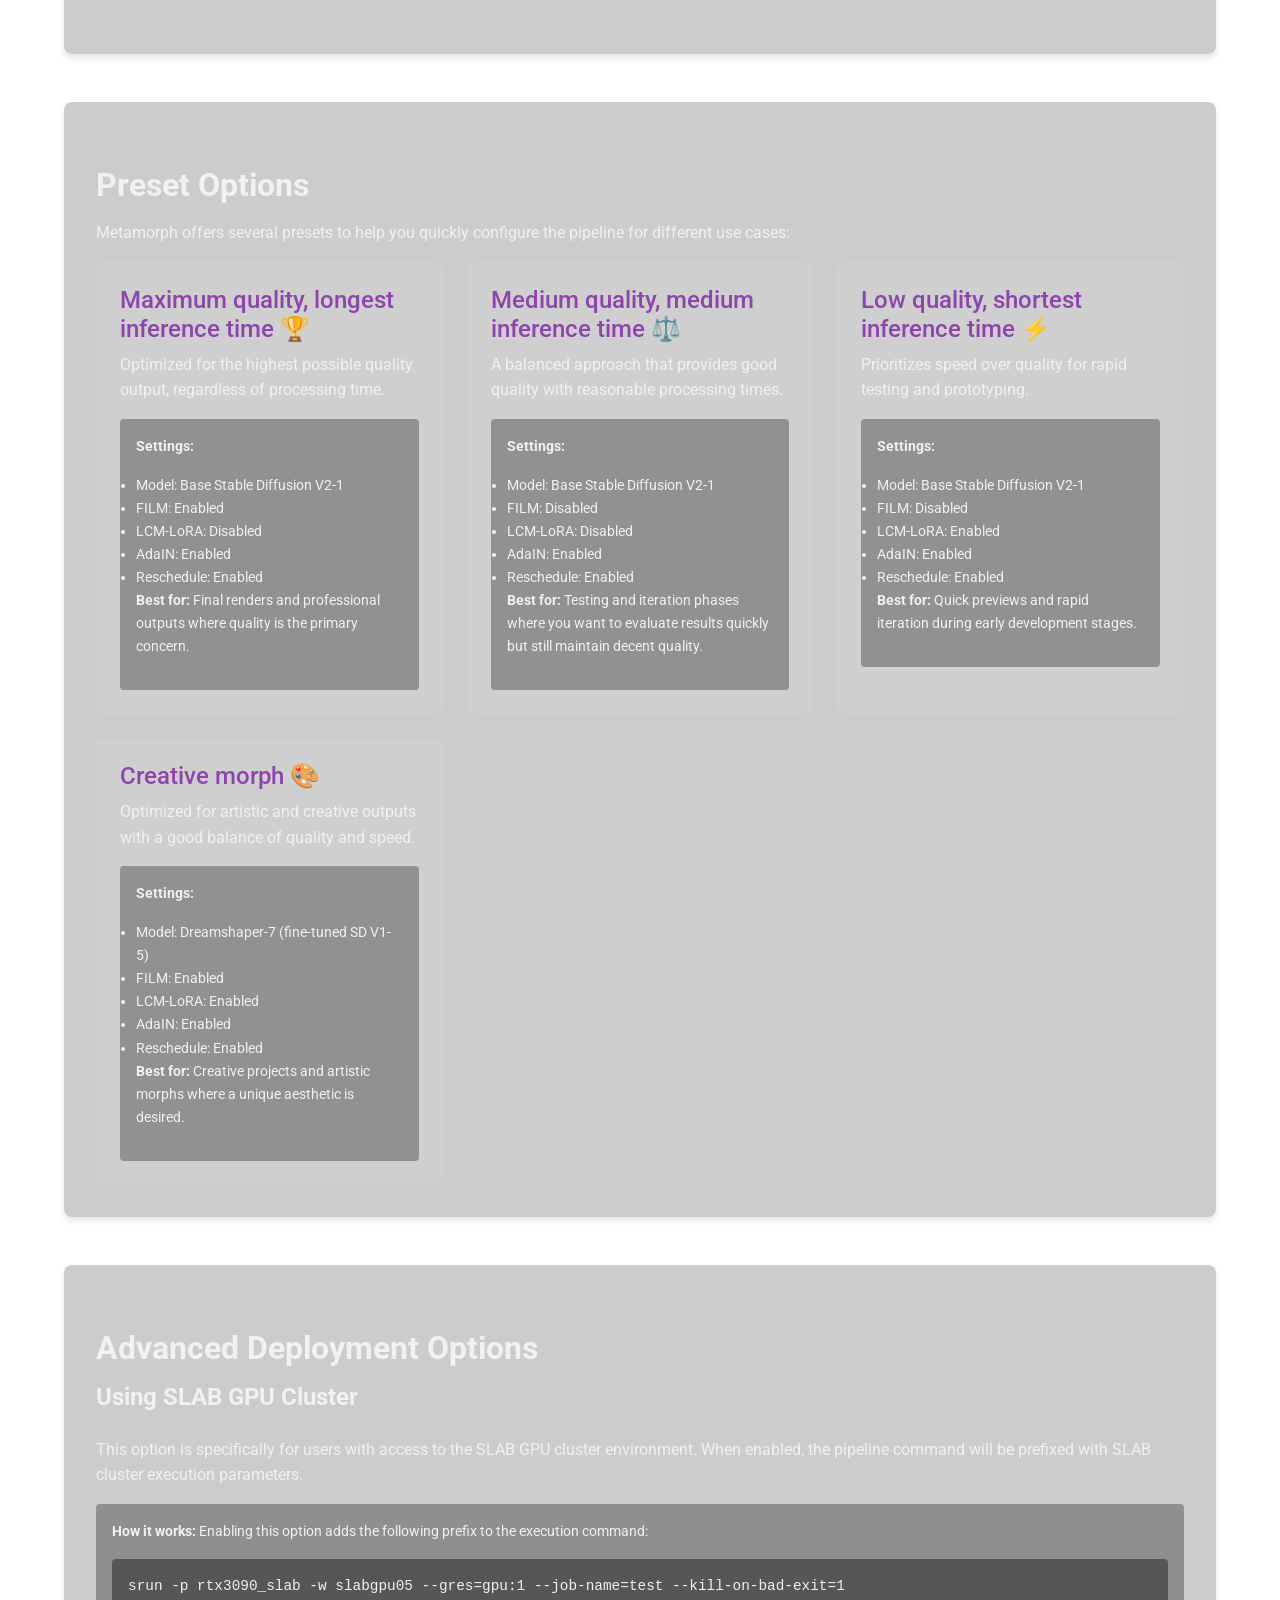
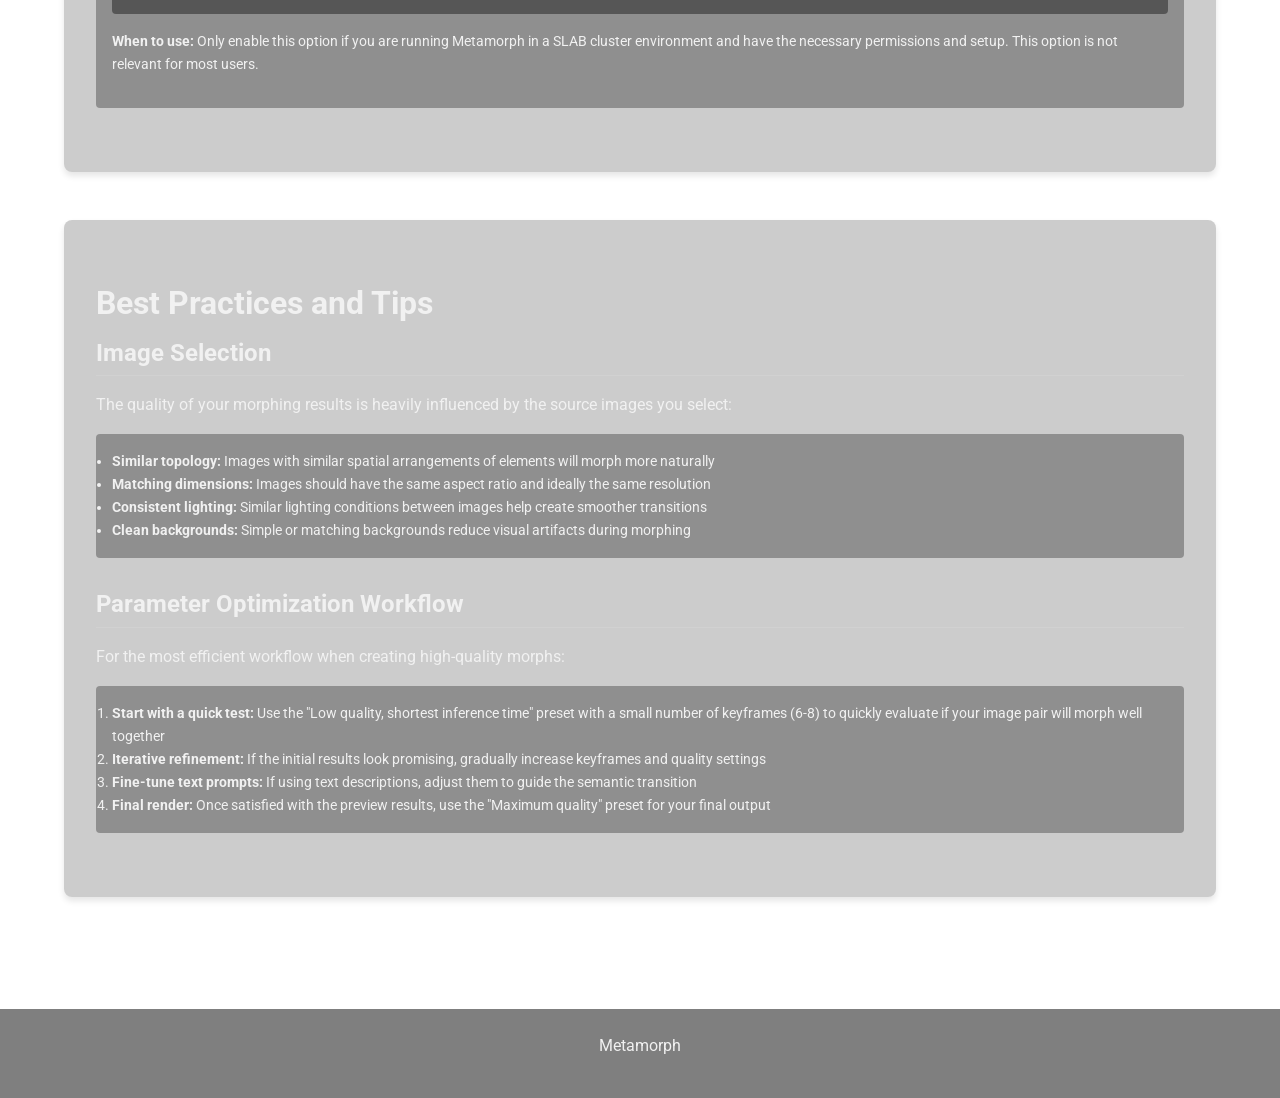
<file: misc.html>
<!DOCTYPE html>
<html lang="en">
<head>
    <meta charset="UTF-8">
    <meta name="viewport" content="width=device-width, initial-scale=1.0">
    <title>Metamorph - Additional Parameters</title>
    <link rel="stylesheet" href="styles.css">
    <!-- Add Font Awesome for icons -->
    <link rel="stylesheet" href="https://cdnjs.cloudflare.com/ajax/libs/font-awesome/6.4.0/css/all.min.css">
</head>
<body>
    <header>
        <div class="container">
            <div class="logo-container">
                <img src="metamorphLogo_nobg.png" alt="Metamorph Logo" class="logo">
            </div>
            <p class="subtitle">User Documentation | DiffMorpher + LCM-LoRA + FILM</p>
        </div>
    </header>

    <nav>
        <div class="container">
            <ul class="nav-links">
                <li><a href="index.html">Home</a></li>
                <li><a href="keyframe.html">Keyframe Generator</a></li>
                <li><a href="film.html">FILM Interpolation</a></li>
                <li><a href="misc.html" class="active">Additional Parameters</a></li>
            </ul>
        </div>
    </nav>

    <main>
        <div class="container">
            <section class="intro">
                <h2>Additional Parameters</h2>
                <p>Beyond the core keyframe generation and FILM interpolation settings, Metamorph offers several additional parameters that affect your final output. This page explains these parameters and provides guidance on how to use them effectively.</p>
            </section>

            <section class="output-params">
                <h2>Output Parameters</h2>
                
                <div class="param-section">
                    <h3>Output FPS</h3>
                    <p>The frames per second setting for your final video output. This parameter determines how quickly the morphing sequence plays back.</p>
                    
                    <div class="tech-details">
                        <p><strong>Range:</strong> 1-120 FPS</p>
                        <p><strong>Common settings:</strong></p>
                        <ul>
                            <li><strong>24 FPS:</strong> Cinematic look, standard for film</li>
                            <li><strong>30 FPS:</strong> Balanced option, good for most uses (recommended default)</li>
                            <li><strong>60 FPS:</strong> Very smooth motion, good for detailed transitions</li>
                        </ul>
                        <p><strong>Note:</strong> The FPS setting doesn't affect the number of frames generated or the quality of those frames. It only affects how quickly they play back in the final video. Higher FPS values will make the morphing sequence appear faster unless you compensate by generating more frames.</p>
                    </div>
                </div>
                
                <div class="param-section">
                    <h3>Calculating Video Duration</h3>
                    <p>You can calculate the expected duration of your video using the following formula:</p>
                    
                    <div class="equation">
                        Duration (seconds) = Total Frames ÷ Output FPS
                    </div>
                    
                    <p>Remember that the total number of frames depends on the number of keyframes and, if FILM is enabled, the recursion setting:</p>
                    
                    <div class="equation">
                        Total Frames = (2<sup>K</sup> + 1) × (num_keyframes − 1)
                    </div>
                    
                    <div class="tech-details">
                        <p><strong>Examples:</strong></p>
                        <table style="width:100%; text-align:center; border-collapse:collapse; margin:1.5rem 0;">
                            <thead>
                                <tr>
                                    <th style="padding:0.5rem; border-bottom:1px solid rgba(255,255,255,0.2);">Keyframes</th>
                                    <th style="padding:0.5rem; border-bottom:1px solid rgba(255,255,255,0.2);">FILM Recursions (K)</th>
                                    <th style="padding:0.5rem; border-bottom:1px solid rgba(255,255,255,0.2);">Total Frames</th>
                                    <th style="padding:0.5rem; border-bottom:1px solid rgba(255,255,255,0.2);">FPS</th>
                                    <th style="padding:0.5rem; border-bottom:1px solid rgba(255,255,255,0.2);">Duration</th>
                                </tr>
                            </thead>
                            <tbody>
                                <tr>
                                    <td style="padding:0.5rem; border-bottom:1px solid rgba(255,255,255,0.1);">10</td>
                                    <td style="padding:0.5rem; border-bottom:1px solid rgba(255,255,255,0.1);">3</td>
                                    <td style="padding:0.5rem; border-bottom:1px solid rgba(255,255,255,0.1);">81</td>
                                    <td style="padding:0.5rem; border-bottom:1px solid rgba(255,255,255,0.1);">30</td>
                                    <td style="padding:0.5rem; border-bottom:1px solid rgba(255,255,255,0.1);">2.7 seconds</td>
                                </tr>
                                <tr>
                                    <td style="padding:0.5rem; border-bottom:1px solid rgba(255,255,255,0.1);">18</td>
                                    <td style="padding:0.5rem; border-bottom:1px solid rgba(255,255,255,0.1);">3</td>
                                    <td style="padding:0.5rem; border-bottom:1px solid rgba(255,255,255,0.1);">153</td>
                                    <td style="padding:0.5rem; border-bottom:1px solid rgba(255,255,255,0.1);">24</td>
                                    <td style="padding:0.5rem; border-bottom:1px solid rgba(255,255,255,0.1);">6.4 seconds</td>
                                </tr>
                                <tr>
                                    <td style="padding:0.5rem;">24</td>
                                    <td style="padding:0.5rem;">4</td>
                                    <td style="padding:0.5rem;">391</td>
                                    <td style="padding:0.5rem;">60</td>
                                    <td style="padding:0.5rem;">6.5 seconds</td>
                                </tr>
                            </tbody>
                        </table>
                    </div>
                </div>
            </section>

            <section class="preset-options">
                <h2>Preset Options</h2>
                <p>Metamorph offers several presets to help you quickly configure the pipeline for different use cases:</p>
                
                <div class="param-grid">
                    <div class="param-card">
                        <h3 class="param-name">Maximum quality, longest inference time 🏆</h3>
                        <p class="param-description">Optimized for the highest possible quality output, regardless of processing time.</p>
                        <div class="tech-details">
                            <p><strong>Settings:</strong></p>
                            <ul>
                                <li>Model: Base Stable Diffusion V2-1</li>
                                <li>FILM: Enabled</li>
                                <li>LCM-LoRA: Disabled</li>
                                <li>AdaIN: Enabled</li>
                                <li>Reschedule: Enabled</li>
                            </ul>
                            <p><strong>Best for:</strong> Final renders and professional outputs where quality is the primary concern.</p>
                        </div>
                    </div>
                    
                    <div class="param-card">
                        <h3 class="param-name">Medium quality, medium inference time ⚖️</h3>
                        <p class="param-description">A balanced approach that provides good quality with reasonable processing times.</p>
                        <div class="tech-details">
                            <p><strong>Settings:</strong></p>
                            <ul>
                                <li>Model: Base Stable Diffusion V2-1</li>
                                <li>FILM: Disabled</li>
                                <li>LCM-LoRA: Disabled</li>
                                <li>AdaIN: Enabled</li>
                                <li>Reschedule: Enabled</li>
                            </ul>
                            <p><strong>Best for:</strong> Testing and iteration phases where you want to evaluate results quickly but still maintain decent quality.</p>
                        </div>
                    </div>
                    
                    <div class="param-card">
                        <h3 class="param-name">Low quality, shortest inference time ⚡</h3>
                        <p class="param-description">Prioritizes speed over quality for rapid testing and prototyping.</p>
                        <div class="tech-details">
                            <p><strong>Settings:</strong></p>
                            <ul>
                                <li>Model: Base Stable Diffusion V2-1</li>
                                <li>FILM: Disabled</li>
                                <li>LCM-LoRA: Enabled</li>
                                <li>AdaIN: Enabled</li>
                                <li>Reschedule: Enabled</li>
                            </ul>
                            <p><strong>Best for:</strong> Quick previews and rapid iteration during early development stages.</p>
                        </div>
                    </div>
                    
                    <div class="param-card">
                        <h3 class="param-name">Creative morph 🎨</h3>
                        <p class="param-description">Optimized for artistic and creative outputs with a good balance of quality and speed.</p>
                        <div class="tech-details">
                            <p><strong>Settings:</strong></p>
                            <ul>
                                <li>Model: Dreamshaper-7 (fine-tuned SD V1-5)</li>
                                <li>FILM: Enabled</li>
                                <li>LCM-LoRA: Enabled</li>
                                <li>AdaIN: Enabled</li>
                                <li>Reschedule: Enabled</li>
                            </ul>
                            <p><strong>Best for:</strong> Creative projects and artistic morphs where a unique aesthetic is desired.</p>
                        </div>
                    </div>
                </div>
            </section>

            <section class="advanced-deployment">
                <h2>Advanced Deployment Options</h2>
                
                <div class="param-section">
                    <h3>Using SLAB GPU Cluster</h3>
                    <p>This option is specifically for users with access to the SLAB GPU cluster environment. When enabled, the pipeline command will be prefixed with SLAB cluster execution parameters.</p>
                    
                    <div class="tech-details">
                        <p><strong>How it works:</strong> Enabling this option adds the following prefix to the execution command:</p>
                        <div class="code-sample">srun -p rtx3090_slab -w slabgpu05 --gres=gpu:1 --job-name=test --kill-on-bad-exit=1</div>
                        <p><strong>When to use:</strong> Only enable this option if you are running Metamorph in a SLAB cluster environment and have the necessary permissions and setup. This option is not relevant for most users.</p>
                    </div>
                </div>
            </section>

            <section class="best-practices">
                <h2>Best Practices and Tips</h2>
                
                <div class="param-section">
                    <h3>Image Selection</h3>
                    <p>The quality of your morphing results is heavily influenced by the source images you select:</p>
                    
                    <div class="tech-details">
                        <ul>
                            <li><strong>Similar topology:</strong> Images with similar spatial arrangements of elements will morph more naturally</li>
                            <li><strong>Matching dimensions:</strong> Images should have the same aspect ratio and ideally the same resolution</li>
                            <li><strong>Consistent lighting:</strong> Similar lighting conditions between images help create smoother transitions</li>
                            <li><strong>Clean backgrounds:</strong> Simple or matching backgrounds reduce visual artifacts during morphing</li>
                        </ul>
                    </div>
                </div>
                
                <div class="param-section">
                    <h3>Parameter Optimization Workflow</h3>
                    <p>For the most efficient workflow when creating high-quality morphs:</p>
                    
                    <div class="tech-details">
                        <ol>
                            <li><strong>Start with a quick test:</strong> Use the "Low quality, shortest inference time" preset with a small number of keyframes (6-8) to quickly evaluate if your image pair will morph well together</li>
                            <li><strong>Iterative refinement:</strong> If the initial results look promising, gradually increase keyframes and quality settings</li>
                            <li><strong>Fine-tune text prompts:</strong> If using text descriptions, adjust them to guide the semantic transition</li>
                            <li><strong>Final render:</strong> Once satisfied with the preview results, use the "Maximum quality" preset for your final output</li>
                        </ol>
                    </div>
                </div>
            </section>
        </div>
    </main>

    <footer>
        <div class="container">
            <p>Metamorph</p>
        </div>
    </footer>
</body>
</html>
</file>
<file: styles.css>
/* Google Fonts import */
@import url('https://fonts.googleapis.com/css2?family=Roboto:wght@300;400;500;700&display=swap');

/* Base Styles */
:root {
    --primary-color: #004e92;
    --secondary-color: #000428;
    --accent-color: #8e44ad;
    --text-color: #f1f1f1;
    --bg-dark: #121212;
    --bg-card: rgba(255, 255, 255, 0.05);
    --transition: all 0.3s ease;
}

* {
    margin: 0;
    padding: 0;
    box-sizing: border-box;
}

body {
    font-family: 'Roboto', sans-serif;
    line-height: 1.6;
    color: var(--text-color);
    background: linear-gradient(315deg, var(--secondary-color), var(--primary-color));
    background-attachment: fixed;
    min-height: 100vh;
}

.container {
    max-width: 1200px;
    margin: 0 auto;
    padding: 0 1.5rem;
}

/* Typography */
h1, h2, h3, h4 {
    margin-bottom: 1rem;
    font-weight: 700;
    line-height: 1.2;
}

h1 {
    font-size: 2.5rem;
}

h2 {
    font-size: 2rem;
    margin-top: 2rem;
}

h3 {
    font-size: 1.5rem;
}

p {
    margin-bottom: 1rem;
}

a {
    color: var(--text-color);
    text-decoration: none;
    transition: var(--transition);
}

/* Header */
header {
    padding: 2rem 0;
    text-align: center;
}

.logo-container {
    display: flex;
    align-items: center;
    justify-content: center;
    margin-bottom: 1rem;
}

.logo {
    height: 60px;
    margin-right: 1rem;
}

.subtitle {
    font-size: 1.2rem;
    opacity: 0.8;
}

/* Navigation */
nav {
    background-color: rgba(0, 0, 0, 0.3);
    padding: 1rem 0;
    margin-bottom: 2rem;
}

.nav-links {
    display: flex;
    justify-content: center;
    list-style: none;
}

.nav-links li {
    margin: 0 1rem;
}

.nav-links a {
    padding: 0.5rem 1rem;
    border-radius: 4px;
    transition: var(--transition);
}

.nav-links a:hover,
.nav-links a.active {
    background-color: var(--accent-color);
}

/* Main Content */
main {
    padding-bottom: 4rem;
}

section {
    margin-bottom: 3rem;
    background-color: rgba(0, 0, 0, 0.2);
    border-radius: 8px;
    padding: 2rem;
    box-shadow: 0 4px 6px rgba(0, 0, 0, 0.1);
}

.intro-content {
    display: flex;
    gap: 2rem;
    align-items: center;
}

.text-content {
    flex: 1;
}

.image-preview {
    flex: 1;
    border-radius: 8px;
    overflow: hidden;
}

.image-preview img {
    width: 100%;
    height: auto;
    display: block;
}

/* Cards */
.card-container {
    display: grid;
    grid-template-columns: repeat(auto-fit, minmax(300px, 1fr));
    gap: 1.5rem;
}

.card {
    background-color: var(--bg-card);
    border-radius: 8px;
    padding: 1.5rem;
    text-align: center;
    transition: var(--transition);
    height: 100%;
    display: flex;
    flex-direction: column;
}

.card:hover {
    transform: translateY(-5px);
    box-shadow: 0 10px 20px rgba(0, 0, 0, 0.2);
}

.card-icon {
    font-size: 2.5rem;
    margin-bottom: 1rem;
    color: var(--accent-color);
}

.btn {
    display: inline-block;
    background-color: var(--accent-color);
    color: white;
    padding: 0.5rem 1.5rem;
    border-radius: 4px;
    margin-top: auto;
    transition: var(--transition);
}

.btn:hover {
    background-color: #732d91;
    transform: scale(1.05);
}

/* Steps */
.steps {
    display: flex;
    flex-direction: column;
    gap: 1.5rem;
}

.step {
    display: flex;
    gap: 1.5rem;
    align-items: flex-start;
}

.step-number {
    background-color: var(--accent-color);
    color: white;
    width: 40px;
    height: 40px;
    display: flex;
    align-items: center;
    justify-content: center;
    border-radius: 50%;
    font-size: 1.2rem;
    font-weight: bold;
    flex-shrink: 0;
}

.step-content {
    flex: 1;
}

/* Parameter Sections */
.param-section {
    margin-bottom: 2rem;
}

.param-section h3 {
    border-bottom: 1px solid rgba(255, 255, 255, 0.1);
    padding-bottom: 0.5rem;
    margin-bottom: 1rem;
}

.param-grid {
    display: grid;
    grid-template-columns: repeat(auto-fit, minmax(300px, 1fr));
    gap: 1.5rem;
}

.param-card {
    background-color: var(--bg-card);
    border-radius: 8px;
    padding: 1.5rem;
    height: 100%;
}

.param-name {
    color: var(--accent-color);
    font-weight: 500;
    margin-bottom: 0.5rem;
}

.param-description {
    margin-bottom: 1rem;
}

.tech-details {
    background-color: rgba(0, 0, 0, 0.3);
    border-radius: 4px;
    padding: 1rem;
    font-size: 0.9rem;
}

.code-sample {
    background-color: rgba(0, 0, 0, 0.4);
    border-radius: 4px;
    padding: 1rem;
    font-family: monospace;
    white-space: pre-wrap;
    overflow-x: auto;
    margin: 1rem 0;
}

/* Footer */
footer {
    background-color: rgba(0, 0, 0, 0.5);
    padding: 1.5rem 0;
    text-align: center;
}

/* Equation styling */
.equation {
    text-align: center;
    margin: 2rem 0;
    font-size: 1.2rem;
}

.equation-num {
    display: block;
    text-align: right;
    font-style: italic;
    margin-top: 0.5rem;
}

/* Image gallery */
.gallery {
    display: grid;
    grid-template-columns: repeat(auto-fit, minmax(250px, 1fr));
    gap: 1rem;
    margin: 1.5rem 0;
}

.gallery-item {
    border-radius: 8px;
    overflow: hidden;
}

.gallery-item img {
    width: 100%;
    height: auto;
    display: block;
    transition: var(--transition);
}

.gallery-item:hover img {
    transform: scale(1.05);
}

/* Media Queries */
@media (max-width: 768px) {
    .nav-links {
        flex-direction: column;
        align-items: center;
    }
    
    .nav-links li {
        margin: 0.5rem 0;
    }
    
    .intro-content {
        flex-direction: column;
    }
    
    .step {
        flex-direction: column;
        align-items: center;
        text-align: center;
    }
}
</file>
